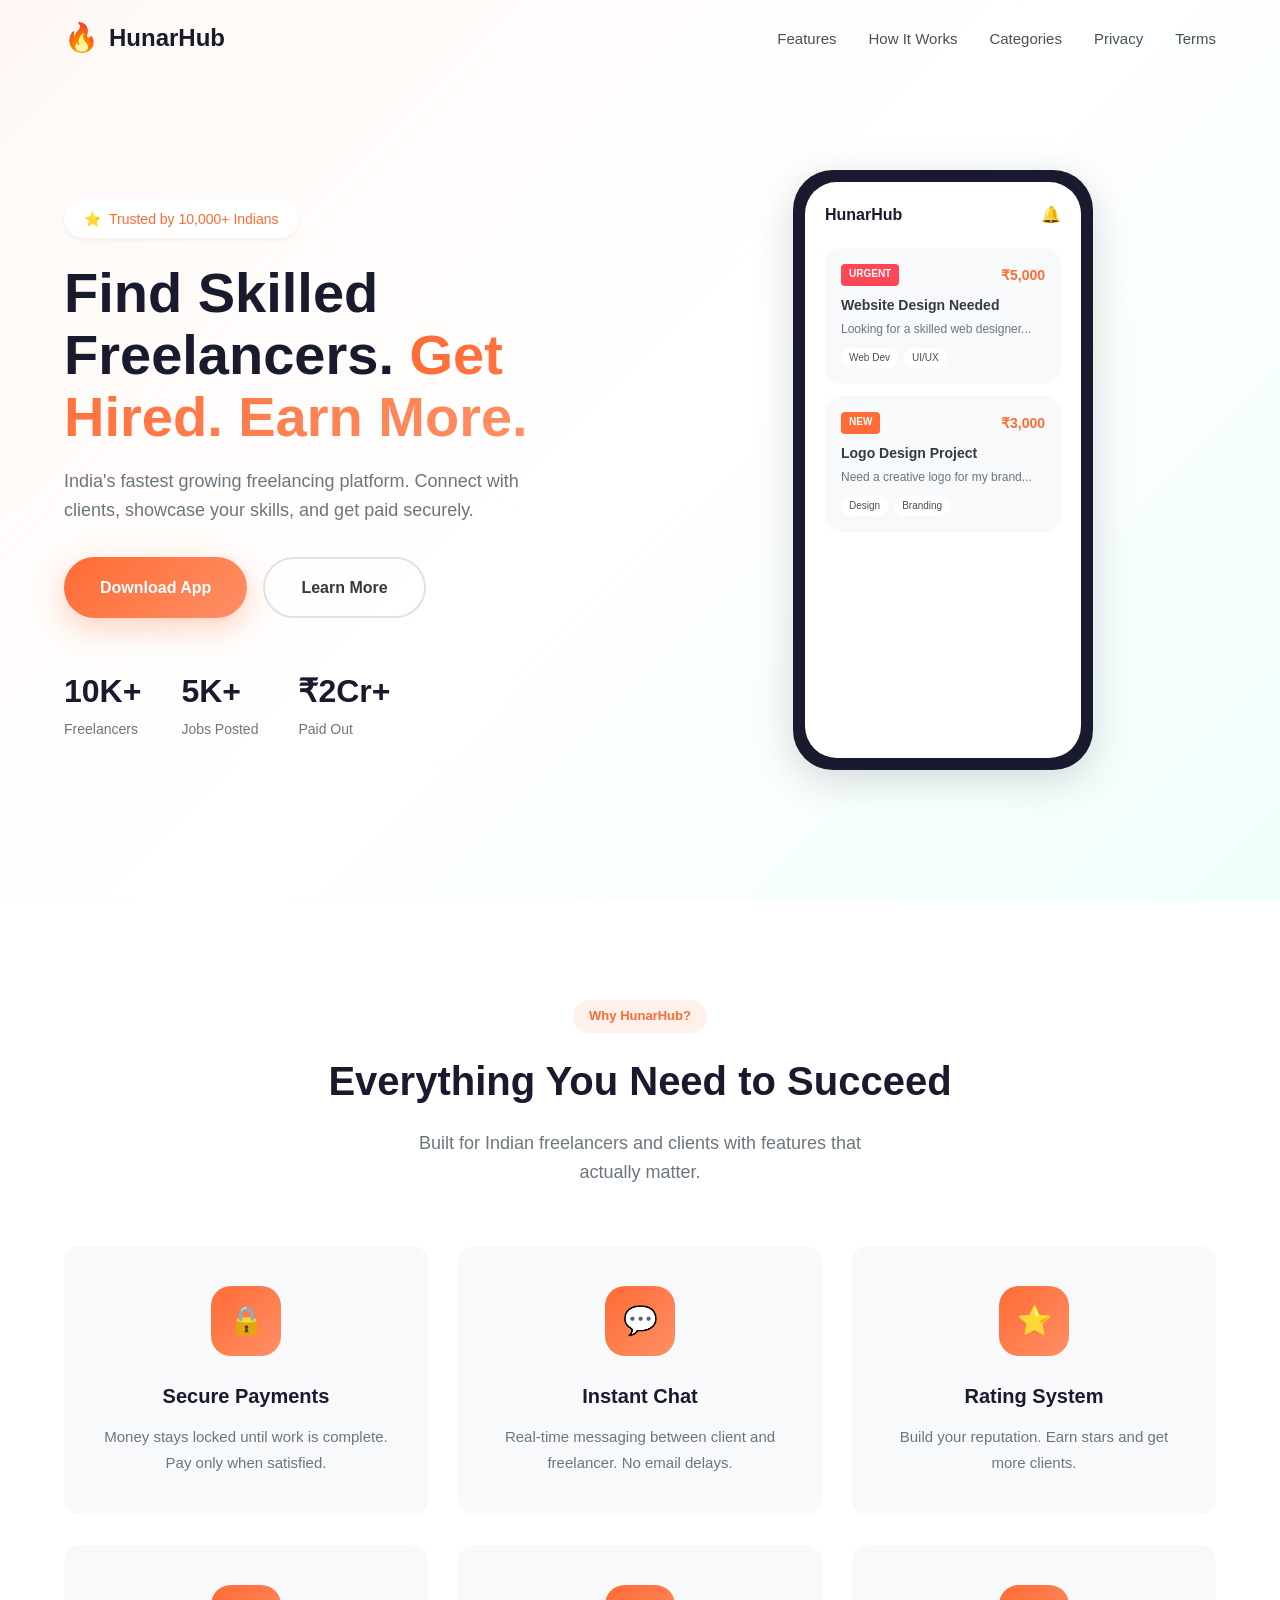
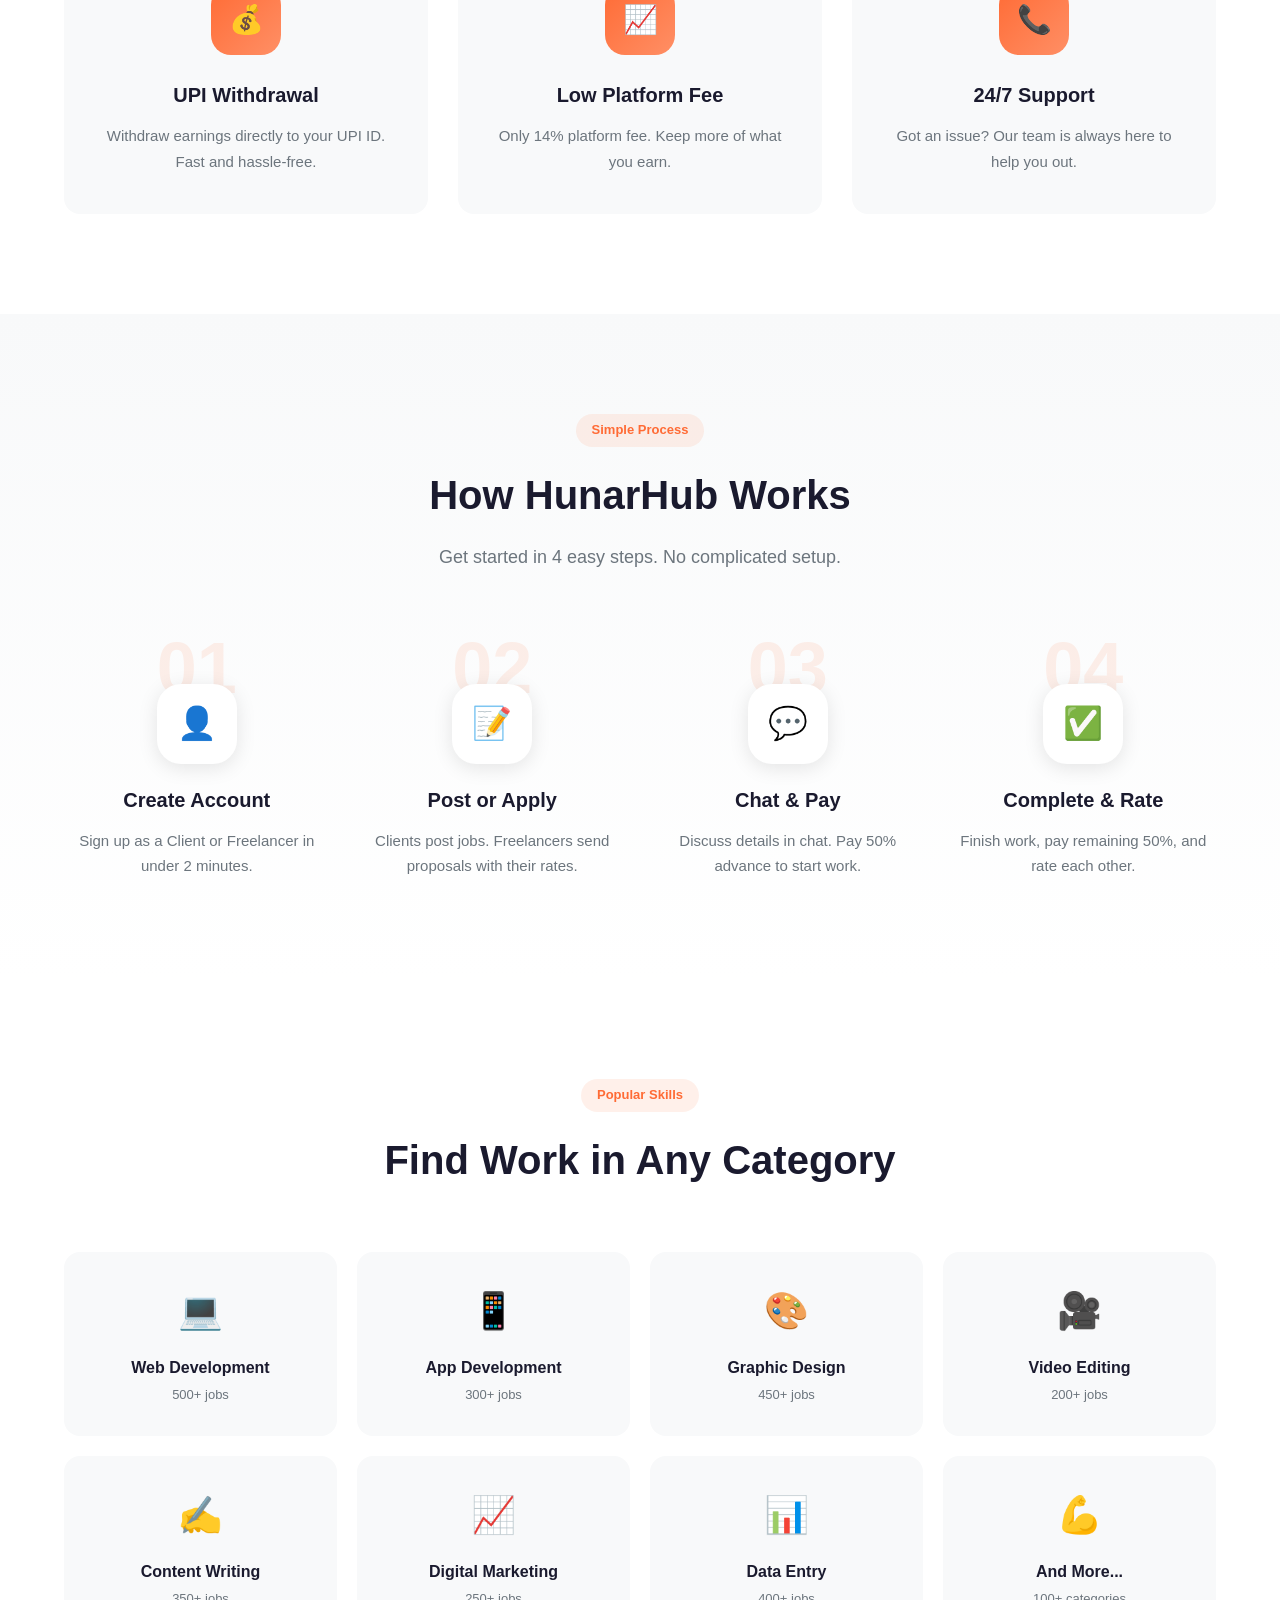
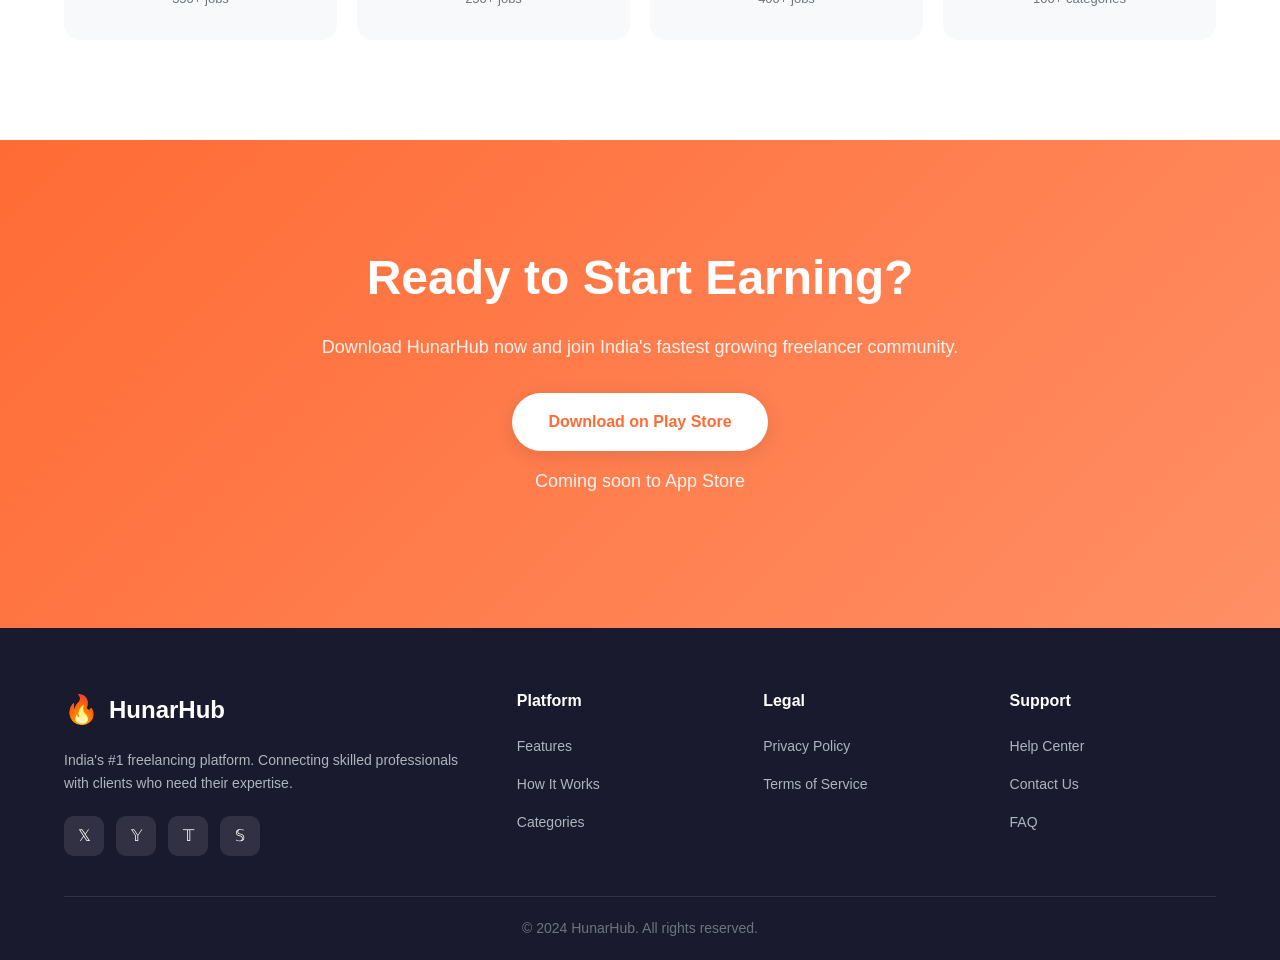
<file: index.html>
<!DOCTYPE html>
<html lang="en">
<head>
    <meta charset="UTF-8">
    <meta name="viewport" content="width=device-width, initial-scale=1.0">
    <title>HunarHub - India's #1 Freelancing Platform</title>
    <meta name="description" content="Find skilled freelancers or get hired on HunarHub. India's fastest growing freelancing platform with secure payments.">
    <link rel="stylesheet" href="css/style.css">
    <link rel="stylesheet" href="https://cdnjs.cloudflare.com/ajax/libs/font-awesome/6.4.0/css/all.min.css">
</head>
<body>
    <!-- Navigation -->
    <nav class="navbar">
        <div class="container">
            <a href="#" class="logo">
                <span class="logo-icon">&#128293;</span>
                HunarHub
            </a>
            <ul class="nav-links">
                <li><a href="#features">Features</a></li>
                <li><a href="#how-it-works">How It Works</a></li>
                <li><a href="#categories">Categories</a></li>
                <li><a href="privacy.html">Privacy</a></li>
                <li><a href="terms.html">Terms</a></li>
            </ul>
            <div class="hamburger">
                <span></span>
                <span></span>
                <span></span>
            </div>
        </div>
    </nav>

    <!-- Hero Section -->
    <section class="hero">
        <div class="hero-bg-shapes">
            <div class="shape shape-1"></div>
            <div class="shape shape-2"></div>
            <div class="shape shape-3"></div>
        </div>
        <div class="container">
            <div class="hero-content">
                <div class="hero-badge">
                    <span class="star">&#11088;</span>
                    Trusted by 10,000+ Indians
                </div>
                <h1>Find Skilled Freelancers. <span class="gradient-text">Get Hired. Earn More.</span></h1>
                <p class="hero-subtitle">India's fastest growing freelancing platform. Connect with clients, showcase your skills, and get paid securely.</p>
                <div class="hero-buttons">
                    <a href="#" class="btn btn-primary btn-lg">Download App</a>
                    <a href="#how-it-works" class="btn btn-outline btn-lg">Learn More</a>
                </div>
                <div class="hero-stats">
                    <div class="stat">
                        <h3>10K+</h3>
                        <p>Freelancers</p>
                    </div>
                    <div class="stat">
                        <h3>5K+</h3>
                        <p>Jobs Posted</p>
                    </div>
                    <div class="stat">
                        <h3>&#8377;2Cr+</h3>
                        <p>Paid Out</p>
                    </div>
                </div>
            </div>
            <div class="hero-image">
                <div class="phone-mockup">
                    <div class="phone-screen">
                        <div class="app-header">
                            <span>HunarHub</span>
                            <span>&#128276;</span>
                        </div>
                        <div class="app-card">
                            <div class="app-card-header">
                                <span class="badge urgent">URGENT</span>
                                <span class="price">&#8377;5,000</span>
                            </div>
                            <h4>Website Design Needed</h4>
                            <p>Looking for a skilled web designer...</p>
                            <div class="app-tags">
                                <span>Web Dev</span>
                                <span>UI/UX</span>
                            </div>
                        </div>
                        <div class="app-card">
                            <div class="app-card-header">
                                <span class="badge">NEW</span>
                                <span class="price">&#8377;3,000</span>
                            </div>
                            <h4>Logo Design Project</h4>
                            <p>Need a creative logo for my brand...</p>
                            <div class="app-tags">
                                <span>Design</span>
                                <span>Branding</span>
                            </div>
                        </div>
                    </div>
                </div>
            </div>
        </div>
    </section>

    <!-- Features Section -->
    <section class="features" id="features">
        <div class="container">
            <div class="section-header">
                <span class="section-tag">Why HunarHub?</span>
                <h2>Everything You Need to Succeed</h2>
                <p>Built for Indian freelancers and clients with features that actually matter.</p>
            </div>
            <div class="features-grid">
                <div class="feature-card">
                    <div class="feature-icon">&#128274;</div>
                    <h3>Secure Payments</h3>
                    <p>Money stays locked until work is complete. Pay only when satisfied.</p>
                </div>
                <div class="feature-card">
                    <div class="feature-icon">&#128172;</div>
                    <h3>Instant Chat</h3>
                    <p>Real-time messaging between client and freelancer. No email delays.</p>
                </div>
                <div class="feature-card">
                    <div class="feature-icon">&#11088;</div>
                    <h3>Rating System</h3>
                    <p>Build your reputation. Earn stars and get more clients.</p>
                </div>
                <div class="feature-card">
                    <div class="feature-icon">&#128176;</div>
                    <h3>UPI Withdrawal</h3>
                    <p>Withdraw earnings directly to your UPI ID. Fast and hassle-free.</p>
                </div>
                <div class="feature-card">
                    <div class="feature-icon">&#128200;</div>
                    <h3>Low Platform Fee</h3>
                    <p>Only 14% platform fee. Keep more of what you earn.</p>
                </div>
                <div class="feature-card">
                    <div class="feature-icon">&#128222;</div>
                    <h3>24/7 Support</h3>
                    <p>Got an issue? Our team is always here to help you out.</p>
                </div>
            </div>
        </div>
    </section>

    <!-- How It Works -->
    <section class="how-it-works" id="how-it-works">
        <div class="container">
            <div class="section-header">
                <span class="section-tag">Simple Process</span>
                <h2>How HunarHub Works</h2>
                <p>Get started in 4 easy steps. No complicated setup.</p>
            </div>
            <div class="steps">
                <div class="step">
                    <div class="step-number">01</div>
                    <div class="step-content">
                        <div class="step-icon">&#128100;</div>
                        <h3>Create Account</h3>
                        <p>Sign up as a Client or Freelancer in under 2 minutes.</p>
                    </div>
                </div>
                <div class="step">
                    <div class="step-number">02</div>
                    <div class="step-content">
                        <div class="step-icon">&#128221;</div>
                        <h3>Post or Apply</h3>
                        <p>Clients post jobs. Freelancers send proposals with their rates.</p>
                    </div>
                </div>
                <div class="step">
                    <div class="step-number">03</div>
                    <div class="step-content">
                        <div class="step-icon">&#128172;</div>
                        <h3>Chat & Pay</h3>
                        <p>Discuss details in chat. Pay 50% advance to start work.</p>
                    </div>
                </div>
                <div class="step">
                    <div class="step-number">04</div>
                    <div class="step-content">
                        <div class="step-icon">&#9989;</div>
                        <h3>Complete & Rate</h3>
                        <p>Finish work, pay remaining 50%, and rate each other.</p>
                    </div>
                </div>
            </div>
        </div>
    </section>

    <!-- Categories -->
    <section class="categories" id="categories">
        <div class="container">
            <div class="section-header">
                <span class="section-tag">Popular Skills</span>
                <h2>Find Work in Any Category</h2>
            </div>
            <div class="categories-grid">
                <div class="category-card">
                    <div class="cat-icon">&#128187;</div>
                    <h4>Web Development</h4>
                    <p>500+ jobs</p>
                </div>
                <div class="category-card">
                    <div class="cat-icon">&#128241;</div>
                    <h4>App Development</h4>
                    <p>300+ jobs</p>
                </div>
                <div class="category-card">
                    <div class="cat-icon">&#127912;</div>
                    <h4>Graphic Design</h4>
                    <p>450+ jobs</p>
                </div>
                <div class="category-card">
                    <div class="cat-icon">&#127909;</div>
                    <h4>Video Editing</h4>
                    <p>200+ jobs</p>
                </div>
                <div class="category-card">
                    <div class="cat-icon">&#9997;</div>
                    <h4>Content Writing</h4>
                    <p>350+ jobs</p>
                </div>
                <div class="category-card">
                    <div class="cat-icon">&#128200;</div>
                    <h4>Digital Marketing</h4>
                    <p>250+ jobs</p>
                </div>
                <div class="category-card">
                    <div class="cat-icon">&#128202;</div>
                    <h4>Data Entry</h4>
                    <p>400+ jobs</p>
                </div>
                <div class="category-card">
                    <div class="cat-icon">&#128170;</div>
                    <h4>And More...</h4>
                    <p>100+ categories</p>
                </div>
            </div>
        </div>
    </section>

    <!-- CTA Section -->
    <section class="cta">
        <div class="container">
            <div class="cta-content">
                <h2>Ready to Start Earning?</h2>
                <p>Download HunarHub now and join India's fastest growing freelancer community.</p>
                <a href="#" class="btn btn-white btn-lg">Download on Play Store</a>
                <p class="cta-note">Coming soon to App Store</p>
            </div>
        </div>
    </section>

    <!-- Footer -->
    <footer class="footer">
        <div class="container">
            <div class="footer-grid">
                <div class="footer-brand">
                    <a href="#" class="logo">
                        <span class="logo-icon">&#128293;</span>
                        HunarHub
                    </a>
                    <p>India's #1 freelancing platform. Connecting skilled professionals with clients who need their expertise.</p>
                    <div class="social-links">
                        <a href="#">&#120143;</a>
                        <a href="#">&#120144;</a>
                        <a href="#">&#120139;</a>
                        <a href="#">&#120138;</a>
                    </div>
                </div>
                <div class="footer-links">
                    <h4>Platform</h4>
                    <ul>
                        <li><a href="#features">Features</a></li>
                        <li><a href="#how-it-works">How It Works</a></li>
                        <li><a href="#categories">Categories</a></li>
                    </ul>
                </div>
                <div class="footer-links">
                    <h4>Legal</h4>
                    <ul>
                        <li><a href="privacy.html">Privacy Policy</a></li>
                        <li><a href="terms.html">Terms of Service</a></li>
                    </ul>
                </div>
                <div class="footer-links">
                    <h4>Support</h4>
                    <ul>
                        <li><a href="#">Help Center</a></li>
                        <li><a href="#">Contact Us</a></li>
                        <li><a href="#">FAQ</a></li>
                    </ul>
                </div>
            </div>
            <div class="footer-bottom">
                <p>&copy; 2024 HunarHub. All rights reserved.</p>
            </div>
        </div>
    </footer>

    <script>
        // Navbar scroll effect
        window.addEventListener('scroll', function() {
            const navbar = document.querySelector('.navbar');
            if (window.scrollY > 50) {
                navbar.classList.add('navbar-solid');
            } else {
                navbar.classList.remove('navbar-solid');
            }
        });
    </script>
</body>
</html>
</file>
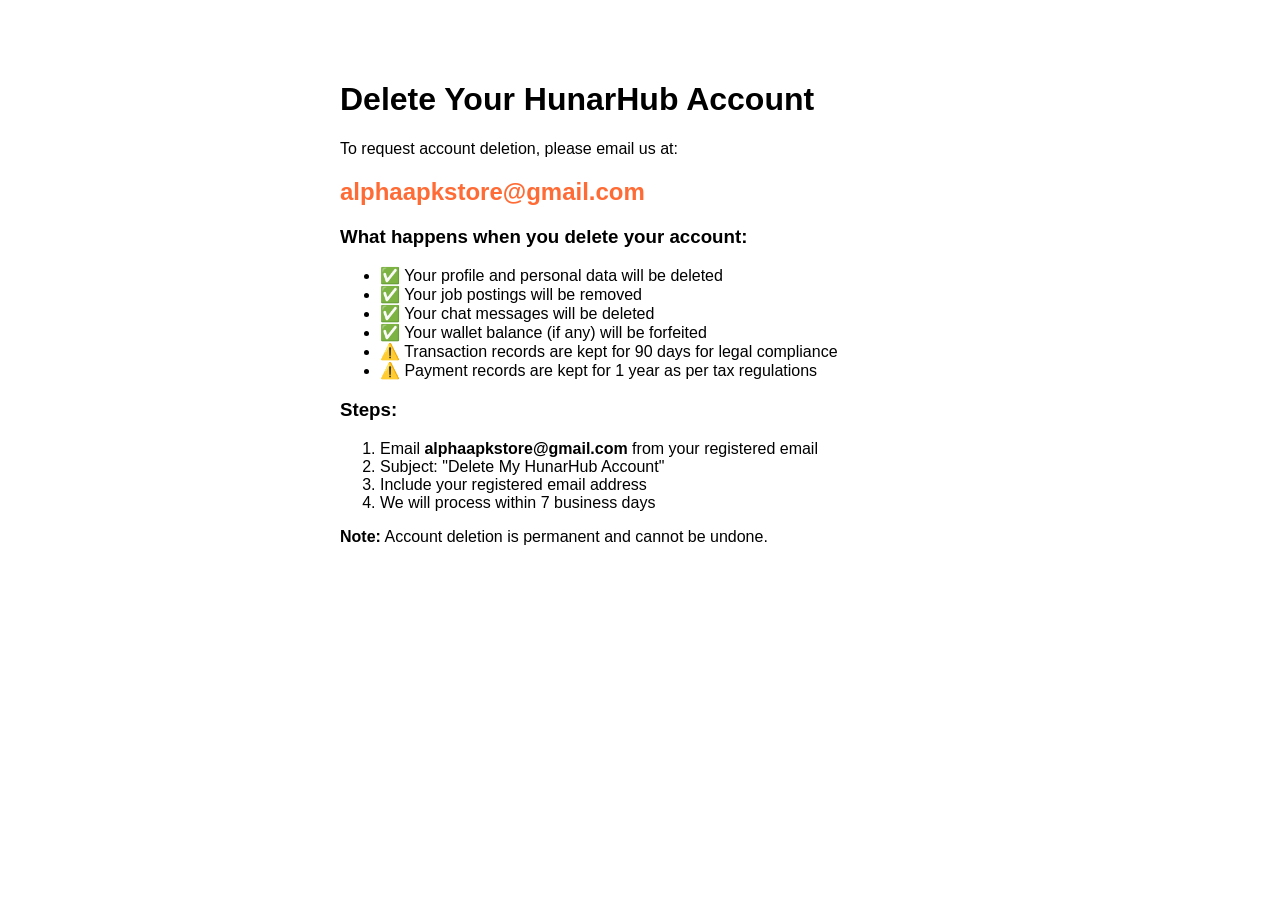
<file: delete-account.html>
<!DOCTYPE html>
<html>
<head>
    <title>Delete Account - HunarHub</title>
</head>
<body style="font-family: Arial, sans-serif; max-width: 600px; margin: 40px auto; padding: 20px;">
    <h1>Delete Your HunarHub Account</h1>
    
    <p>To request account deletion, please email us at:</p>
    <h2 style="color: #FF6B35;">alphaapkstore@gmail.com</h2>
    
    <h3>What happens when you delete your account:</h3>
    <ul>
        <li>✅ Your profile and personal data will be deleted</li>
        <li>✅ Your job postings will be removed</li>
        <li>✅ Your chat messages will be deleted</li>
        <li>✅ Your wallet balance (if any) will be forfeited</li>
        <li>⚠️ Transaction records are kept for 90 days for legal compliance</li>
        <li>⚠️ Payment records are kept for 1 year as per tax regulations</li>
    </ul>
    
    <h3>Steps:</h3>
    <ol>
        <li>Email <b>alphaapkstore@gmail.com</b> from your registered email</li>
        <li>Subject: "Delete My HunarHub Account"</li>
        <li>Include your registered email address</li>
        <li>We will process within 7 business days</li>
    </ol>
    
    <p><b>Note:</b> Account deletion is permanent and cannot be undone.</p>
</body>
</html>
</file>
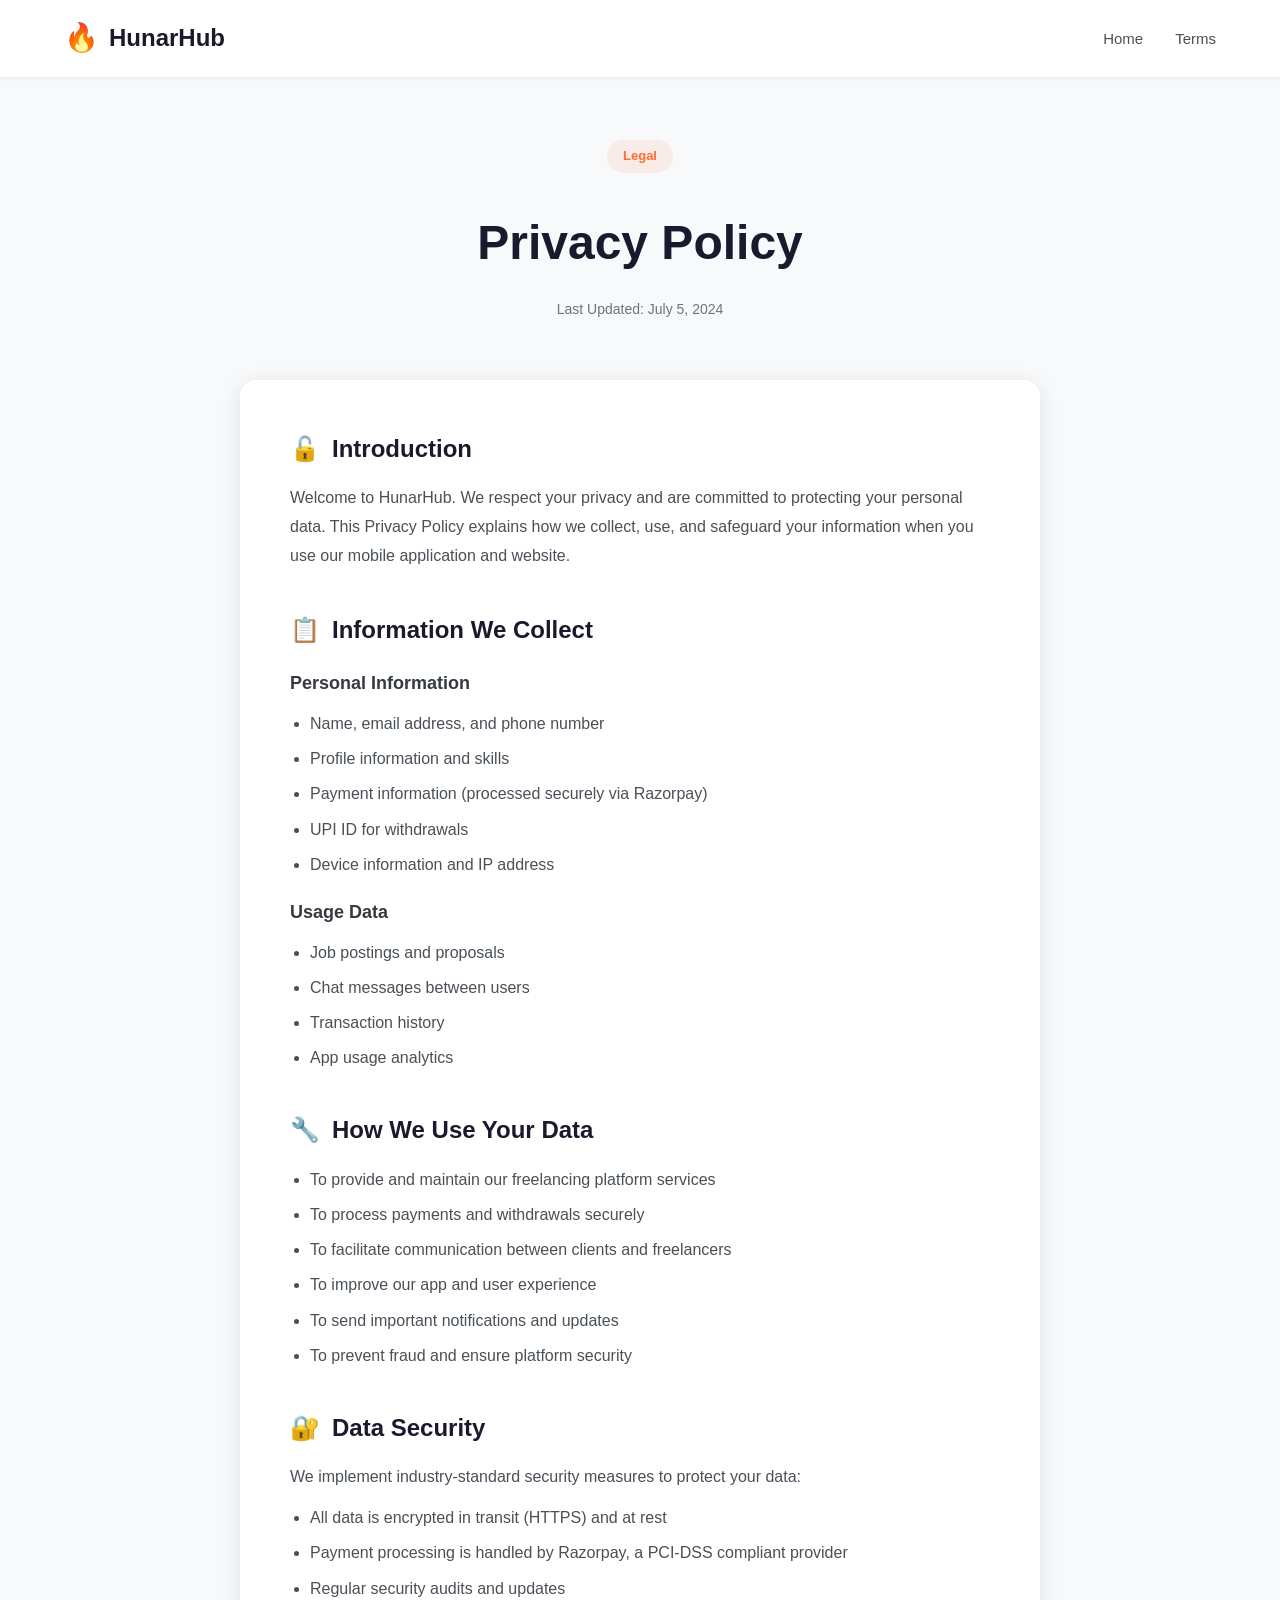
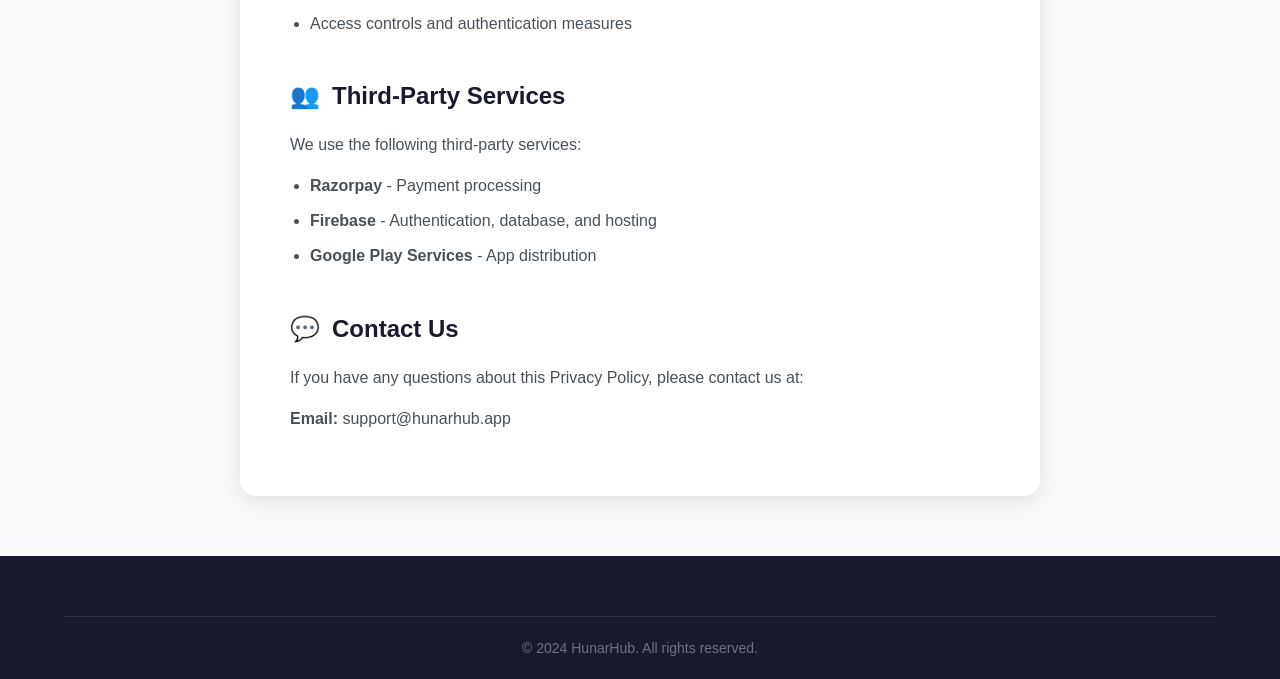
<file: privacy.html>
<!DOCTYPE html>
<html lang="en">
<head>
    <meta charset="UTF-8">
    <meta name="viewport" content="width=device-width, initial-scale=1.0">
    <title>Privacy Policy - HunarHub</title>
    <link rel="stylesheet" href="css/style.css">
    <link rel="stylesheet" href="https://cdnjs.cloudflare.com/ajax/libs/font-awesome/6.4.0/css/all.min.css">
</head>
<body class="legal-page">
    <nav class="navbar navbar-solid">
        <div class="container">
            <a href="index.html" class="logo">
                <span class="logo-icon">&#128293;</span>
                HunarHub
            </a>
            <ul class="nav-links">
                <li><a href="index.html">Home</a></li>
                <li><a href="terms.html">Terms</a></li>
            </ul>
        </div>
    </nav>

    <section class="legal-content">
        <div class="container">
            <div class="legal-header">
                <span class="section-tag">Legal</span>
                <h1>Privacy Policy</h1>
                <p class="last-updated">Last Updated: July 5, 2024</p>
            </div>
            <div class="legal-body">
                <div class="legal-section">
                    <h2><span class="section-icon">&#128275;</span> Introduction</h2>
                    <p>Welcome to HunarHub. We respect your privacy and are committed to protecting your personal data. This Privacy Policy explains how we collect, use, and safeguard your information when you use our mobile application and website.</p>
                </div>

                <div class="legal-section">
                    <h2><span class="section-icon">&#128203;</span> Information We Collect</h2>
                    <h3>Personal Information</h3>
                    <ul>
                        <li>Name, email address, and phone number</li>
                        <li>Profile information and skills</li>
                        <li>Payment information (processed securely via Razorpay)</li>
                        <li>UPI ID for withdrawals</li>
                        <li>Device information and IP address</li>
                    </ul>
                    <h3>Usage Data</h3>
                    <ul>
                        <li>Job postings and proposals</li>
                        <li>Chat messages between users</li>
                        <li>Transaction history</li>
                        <li>App usage analytics</li>
                    </ul>
                </div>

                <div class="legal-section">
                    <h2><span class="section-icon">&#128295;</span> How We Use Your Data</h2>
                    <ul>
                        <li>To provide and maintain our freelancing platform services</li>
                        <li>To process payments and withdrawals securely</li>
                        <li>To facilitate communication between clients and freelancers</li>
                        <li>To improve our app and user experience</li>
                        <li>To send important notifications and updates</li>
                        <li>To prevent fraud and ensure platform security</li>
                    </ul>
                </div>

                <div class="legal-section">
                    <h2><span class="section-icon">&#128272;</span> Data Security</h2>
                    <p>We implement industry-standard security measures to protect your data:</p>
                    <ul>
                        <li>All data is encrypted in transit (HTTPS) and at rest</li>
                        <li>Payment processing is handled by Razorpay, a PCI-DSS compliant provider</li>
                        <li>Regular security audits and updates</li>
                        <li>Access controls and authentication measures</li>
                    </ul>
                </div>

                <div class="legal-section">
                    <h2><span class="section-icon">&#128101;</span> Third-Party Services</h2>
                    <p>We use the following third-party services:</p>
                    <ul>
                        <li><strong>Razorpay</strong> - Payment processing</li>
                        <li><strong>Firebase</strong> - Authentication, database, and hosting</li>
                        <li><strong>Google Play Services</strong> - App distribution</li>
                    </ul>
                </div>

                <div class="legal-section">
                    <h2><span class="section-icon">&#128172;</span> Contact Us</h2>
                    <p>If you have any questions about this Privacy Policy, please contact us at:</p>
                    <p><strong>Email:</strong> support@hunarhub.app</p>
                </div>
            </div>
        </div>
    </section>

    <footer class="footer">
        <div class="container">
            <div class="footer-bottom">
                <p>&copy; 2024 HunarHub. All rights reserved.</p>
            </div>
        </div>
    </footer>
</body>
</html>
</file>
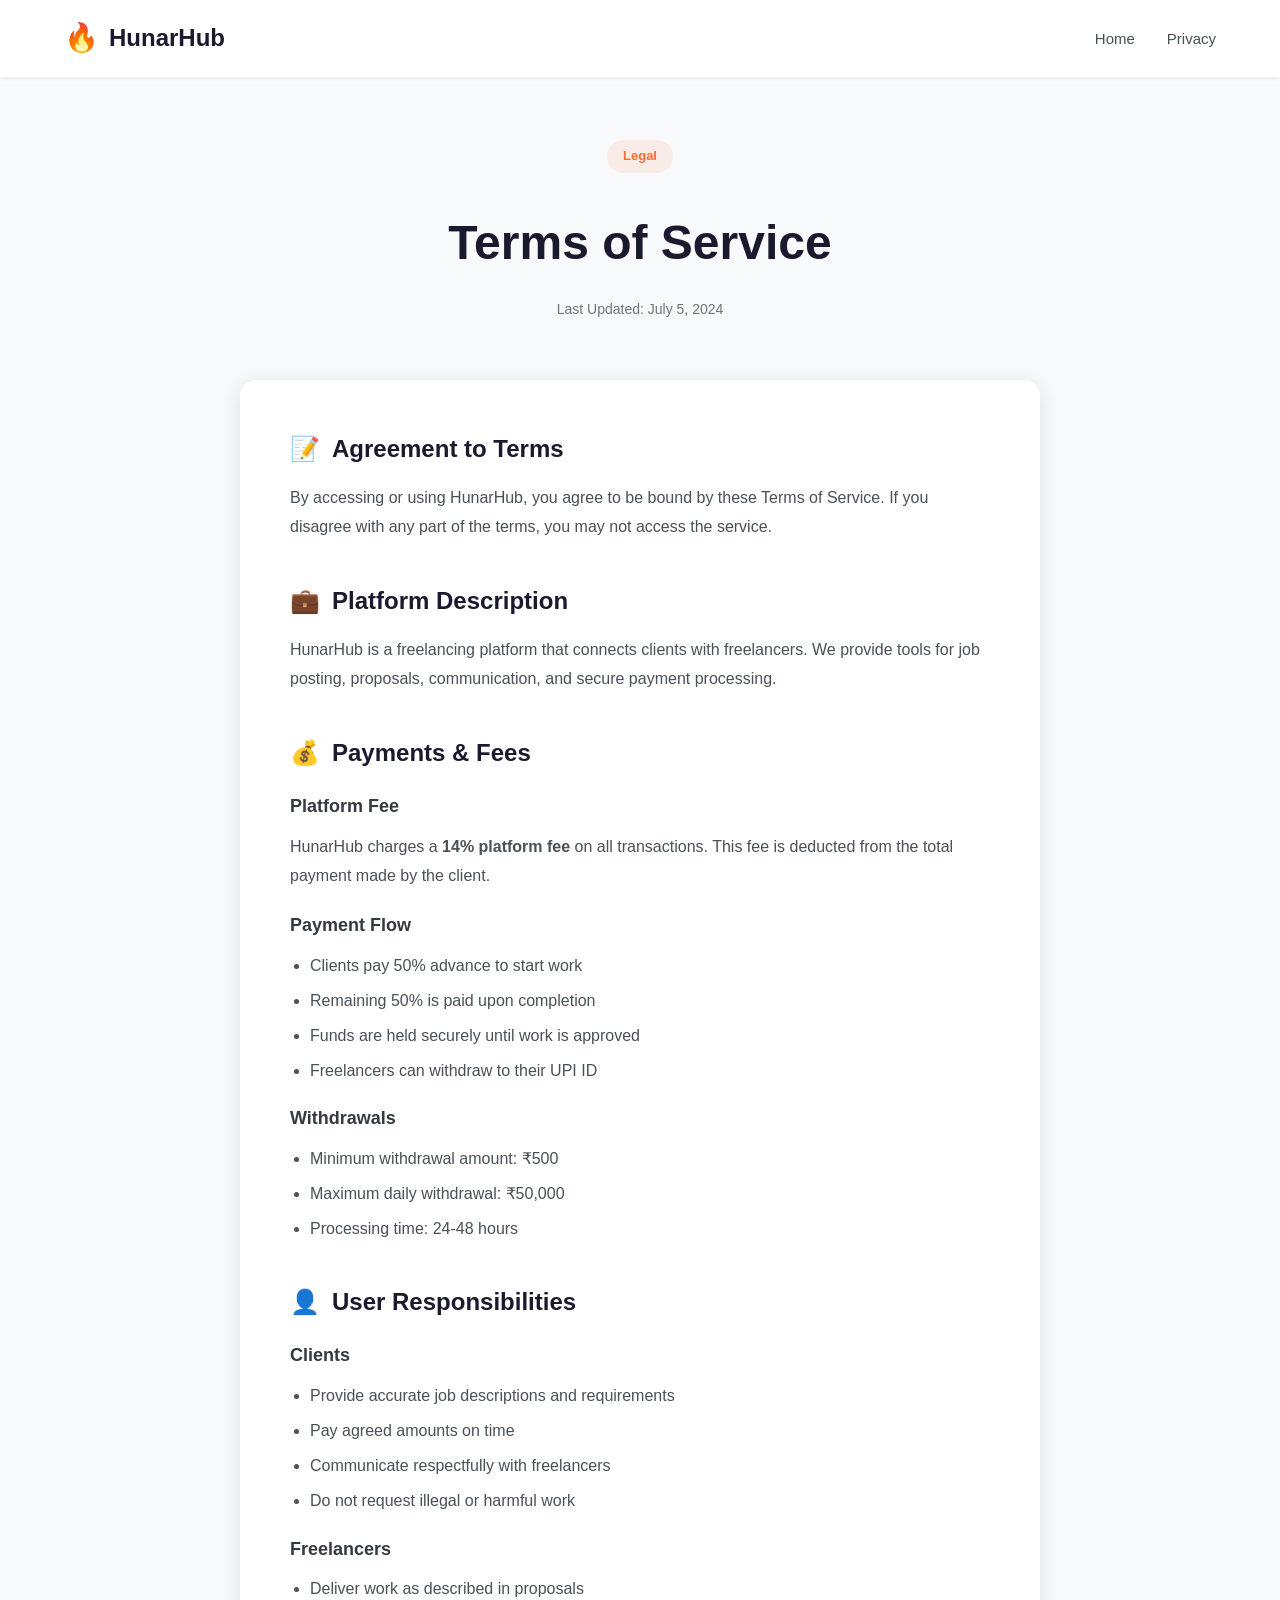
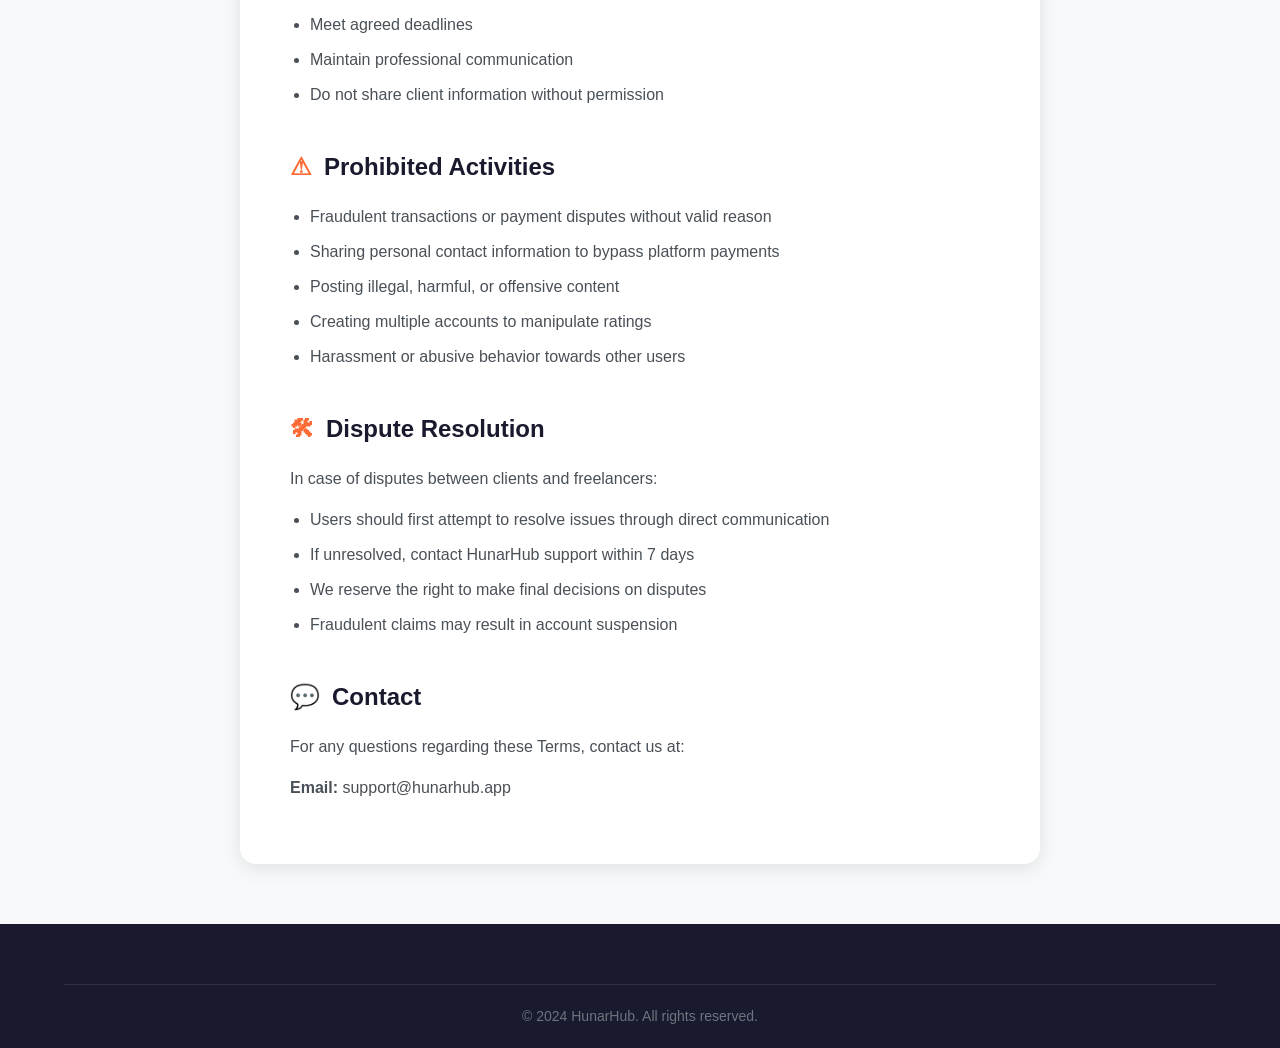
<file: terms.html>
<!DOCTYPE html>
<html lang="en">
<head>
    <meta charset="UTF-8">
    <meta name="viewport" content="width=device-width, initial-scale=1.0">
    <title>Terms of Service - HunarHub</title>
    <link rel="stylesheet" href="css/style.css">
    <link rel="stylesheet" href="https://cdnjs.cloudflare.com/ajax/libs/font-awesome/6.4.0/css/all.min.css">
</head>
<body class="legal-page">
    <nav class="navbar navbar-solid">
        <div class="container">
            <a href="index.html" class="logo">
                <span class="logo-icon">&#128293;</span>
                HunarHub
            </a>
            <ul class="nav-links">
                <li><a href="index.html">Home</a></li>
                <li><a href="privacy.html">Privacy</a></li>
            </ul>
        </div>
    </nav>

    <section class="legal-content">
        <div class="container">
            <div class="legal-header">
                <span class="section-tag">Legal</span>
                <h1>Terms of Service</h1>
                <p class="last-updated">Last Updated: July 5, 2024</p>
            </div>
            <div class="legal-body">
                <div class="legal-section">
                    <h2><span class="section-icon">&#128221;</span> Agreement to Terms</h2>
                    <p>By accessing or using HunarHub, you agree to be bound by these Terms of Service. If you disagree with any part of the terms, you may not access the service.</p>
                </div>

                <div class="legal-section">
                    <h2><span class="section-icon">&#128188;</span> Platform Description</h2>
                    <p>HunarHub is a freelancing platform that connects clients with freelancers. We provide tools for job posting, proposals, communication, and secure payment processing.</p>
                </div>

                <div class="legal-section">
                    <h2><span class="section-icon">&#128176;</span> Payments & Fees</h2>
                    <h3>Platform Fee</h3>
                    <p>HunarHub charges a <strong>14% platform fee</strong> on all transactions. This fee is deducted from the total payment made by the client.</p>
                    <h3>Payment Flow</h3>
                    <ul>
                        <li>Clients pay 50% advance to start work</li>
                        <li>Remaining 50% is paid upon completion</li>
                        <li>Funds are held securely until work is approved</li>
                        <li>Freelancers can withdraw to their UPI ID</li>
                    </ul>
                    <h3>Withdrawals</h3>
                    <ul>
                        <li>Minimum withdrawal amount: &#8377;500</li>
                        <li>Maximum daily withdrawal: &#8377;50,000</li>
                        <li>Processing time: 24-48 hours</li>
                    </ul>
                </div>

                <div class="legal-section">
                    <h2><span class="section-icon">&#128100;</span> User Responsibilities</h2>
                    <h3>Clients</h3>
                    <ul>
                        <li>Provide accurate job descriptions and requirements</li>
                        <li>Pay agreed amounts on time</li>
                        <li>Communicate respectfully with freelancers</li>
                        <li>Do not request illegal or harmful work</li>
                    </ul>
                    <h3>Freelancers</h3>
                    <ul>
                        <li>Deliver work as described in proposals</li>
                        <li>Meet agreed deadlines</li>
                        <li>Maintain professional communication</li>
                        <li>Do not share client information without permission</li>
                    </ul>
                </div>

                <div class="legal-section">
                    <h2><span class="section-icon">&#9888;</span> Prohibited Activities</h2>
                    <ul>
                        <li>Fraudulent transactions or payment disputes without valid reason</li>
                        <li>Sharing personal contact information to bypass platform payments</li>
                        <li>Posting illegal, harmful, or offensive content</li>
                        <li>Creating multiple accounts to manipulate ratings</li>
                        <li>Harassment or abusive behavior towards other users</li>
                    </ul>
                </div>

                <div class="legal-section">
                    <h2><span class="section-icon">&#128736;</span> Dispute Resolution</h2>
                    <p>In case of disputes between clients and freelancers:</p>
                    <ul>
                        <li>Users should first attempt to resolve issues through direct communication</li>
                        <li>If unresolved, contact HunarHub support within 7 days</li>
                        <li>We reserve the right to make final decisions on disputes</li>
                        <li>Fraudulent claims may result in account suspension</li>
                    </ul>
                </div>

                <div class="legal-section">
                    <h2><span class="section-icon">&#128172;</span> Contact</h2>
                    <p>For any questions regarding these Terms, contact us at:</p>
                    <p><strong>Email:</strong> support@hunarhub.app</p>
                </div>
            </div>
        </div>
    </section>

    <footer class="footer">
        <div class="container">
            <div class="footer-bottom">
                <p>&copy; 2024 HunarHub. All rights reserved.</p>
            </div>
        </div>
    </footer>
</body>
</html>
</file>
<file: css/style.css>
* {
    margin: 0;
    padding: 0;
    box-sizing: border-box;
}

:root {
    --primary: #FF6B35;
    --primary-dark: #E55A2B;
    --secondary: #1A1A2E;
    --accent: #00D9C0;
    --white: #FFFFFF;
    --gray-100: #F8F9FA;
    --gray-200: #E9ECEF;
    --gray-300: #DEE2E6;
    --gray-400: #ADB5BD;
    --gray-500: #6C757D;
    --gray-600: #495057;
    --gray-700: #343A40;
    --gray-800: #212529;
    --gradient: linear-gradient(135deg, #FF6B35 0%, #FF8F65 100%);
    --shadow-sm: 0 2px 4px rgba(0,0,0,0.05);
    --shadow-md: 0 4px 20px rgba(0,0,0,0.1);
    --shadow-lg: 0 10px 40px rgba(0,0,0,0.15);
    --shadow-primary: 0 10px 30px rgba(255,107,53,0.3);
    --radius: 16px;
    --radius-sm: 8px;
    --transition: all 0.3s ease;
}

html {
    scroll-behavior: smooth;
}

body {
    font-family: 'Segoe UI', Tahoma, Geneva, Verdana, sans-serif;
    color: var(--gray-700);
    line-height: 1.6;
    overflow-x: hidden;
    background: var(--white);
}

.container {
    max-width: 1200px;
    margin: 0 auto;
    padding: 0 24px;
}

/* ===== BUTTONS ===== */
.btn {
    display: inline-flex;
    align-items: center;
    gap: 8px;
    padding: 12px 28px;
    border-radius: 50px;
    font-weight: 600;
    font-size: 15px;
    text-decoration: none;
    border: none;
    cursor: pointer;
    transition: var(--transition);
}

.btn-primary {
    background: var(--gradient);
    color: var(--white);
    box-shadow: var(--shadow-primary);
}

.btn-primary:hover {
    transform: translateY(-2px);
    box-shadow: 0 15px 35px rgba(255,107,53,0.4);
}

.btn-outline {
    background: transparent;
    color: var(--gray-700);
    border: 2px solid var(--gray-300);
}

.btn-outline:hover {
    border-color: var(--primary);
    color: var(--primary);
}

.btn-white {
    background: var(--white);
    color: var(--primary);
    box-shadow: var(--shadow-md);
}

.btn-white:hover {
    transform: translateY(-2px);
    box-shadow: var(--shadow-lg);
}

.btn-lg {
    padding: 16px 36px;
    font-size: 16px;
}

/* ===== NAVIGATION ===== */
.navbar {
    position: fixed;
    top: 0;
    left: 0;
    right: 0;
    z-index: 1000;
    padding: 16px 0;
    transition: var(--transition);
    background: transparent;
}

.navbar-solid {
    background: var(--white);
    box-shadow: var(--shadow-sm);
}

.navbar .container {
    display: flex;
    align-items: center;
    justify-content: space-between;
}

.logo {
    display: flex;
    align-items: center;
    gap: 10px;
    text-decoration: none;
    font-size: 24px;
    font-weight: 800;
    color: var(--secondary);
}

.logo-icon {
    color: var(--primary);
    font-size: 28px;
}

.nav-links {
    display: flex;
    list-style: none;
    gap: 32px;
}

.nav-links a {
    text-decoration: none;
    color: var(--gray-600);
    font-weight: 500;
    font-size: 15px;
    transition: var(--transition);
}

.nav-links a:hover {
    color: var(--primary);
}

.hamburger {
    display: none;
    flex-direction: column;
    gap: 5px;
    cursor: pointer;
}

.hamburger span {
    width: 24px;
    height: 2px;
    background: var(--gray-700);
    transition: var(--transition);
}

/* ===== HERO SECTION ===== */
.hero {
    min-height: 100vh;
    display: flex;
    align-items: center;
    padding: 120px 0 80px;
    position: relative;
    overflow: hidden;
    background: linear-gradient(135deg, #FFF8F5 0%, #FFFFFF 50%, #F0FFFC 100%);
}

.hero .container {
    display: grid;
    grid-template-columns: 1fr 1fr;
    gap: 60px;
    align-items: center;
}

.hero-badge {
    display: inline-flex;
    align-items: center;
    gap: 8px;
    background: var(--white);
    padding: 8px 20px;
    border-radius: 50px;
    font-size: 14px;
    font-weight: 500;
    color: var(--primary);
    box-shadow: var(--shadow-sm);
    margin-bottom: 24px;
}

.hero-badge .star {
    color: #FFD700;
}

.hero h1 {
    font-size: 56px;
    font-weight: 800;
    line-height: 1.1;
    color: var(--secondary);
    margin-bottom: 20px;
}

.gradient-text {
    background: var(--gradient);
    -webkit-background-clip: text;
    -webkit-text-fill-color: transparent;
    background-clip: text;
}

.hero-subtitle {
    font-size: 18px;
    color: var(--gray-500);
    margin-bottom: 32px;
    max-width: 480px;
}

.hero-buttons {
    display: flex;
    gap: 16px;
    margin-bottom: 48px;
    flex-wrap: wrap;
}

.hero-stats {
    display: flex;
    gap: 40px;
}

.hero-stats .stat h3 {
    font-size: 32px;
    font-weight: 800;
    color: var(--secondary);
}

.hero-stats .stat p {
    font-size: 14px;
    color: var(--gray-500);
}

/* Phone Mockup */
.hero-image {
    display: flex;
    justify-content: center;
}

.phone-mockup {
    width: 300px;
    height: 600px;
    background: var(--secondary);
    border-radius: 40px;
    padding: 12px;
    box-shadow: var(--shadow-lg);
    position: relative;
    animation: float 6s ease-in-out infinite;
}

.phone-screen {
    width: 100%;
    height: 100%;
    background: var(--white);
    border-radius: 32px;
    padding: 20px;
    overflow: hidden;
}

.app-header {
    display: flex;
    justify-content: space-between;
    align-items: center;
    margin-bottom: 20px;
    font-weight: 700;
    color: var(--secondary);
}

.app-card {
    background: var(--gray-100);
    border-radius: 16px;
    padding: 16px;
    margin-bottom: 12px;
}

.app-card-header {
    display: flex;
    justify-content: space-between;
    margin-bottom: 8px;
}

.app-card .badge {
    background: var(--primary);
    color: var(--white);
    padding: 2px 8px;
    border-radius: 4px;
    font-size: 10px;
    font-weight: 600;
}

.app-card .badge.urgent {
    background: #FF4757;
}

.app-card .price {
    color: var(--primary);
    font-weight: 700;
    font-size: 14px;
}

.app-card h4 {
    font-size: 14px;
    margin-bottom: 4px;
}

.app-card p {
    font-size: 12px;
    color: var(--gray-500);
    margin-bottom: 8px;
}

.app-tags {
    display: flex;
    gap: 6px;
}

.app-tags span {
    background: var(--white);
    padding: 2px 8px;
    border-radius: 12px;
    font-size: 10px;
    color: var(--gray-600);
}

/* Background Shapes */
.hero-bg-shapes {
    position: absolute;
    top: 0;
    left: 0;
    right: 0;
    bottom: 0;
    pointer-events: none;
    z-index: -1;
}

.shape {
    position: absolute;
    border-radius: 50%;
    filter: blur(80px);
    opacity: 0.4;
}

.shape-1 {
    width: 400px;
    height: 400px;
    background: var(--primary);
    top: -100px;
    right: -100px;
}

.shape-2 {
    width: 300px;
    height: 300px;
    background: var(--accent);
    bottom: 100px;
    left: -100px;
}

.shape-3 {
    width: 200px;
    height: 200px;
    background: #FFD700;
    top: 50%;
    left: 30%;
    opacity: 0.2;
}

/* ===== SECTION STYLES ===== */
.section-header {
    text-align: center;
    margin-bottom: 60px;
}

.section-tag {
    display: inline-block;
    background: rgba(255,107,53,0.1);
    color: var(--primary);
    padding: 6px 16px;
    border-radius: 20px;
    font-size: 13px;
    font-weight: 600;
    margin-bottom: 16px;
}

.section-header h2 {
    font-size: 40px;
    font-weight: 800;
    color: var(--secondary);
    margin-bottom: 16px;
}

.section-header p {
    font-size: 18px;
    color: var(--gray-500);
    max-width: 500px;
    margin: 0 auto;
}

/* ===== FEATURES ===== */
.features {
    padding: 100px 0;
    background: var(--white);
}

.features-grid {
    display: grid;
    grid-template-columns: repeat(3, 1fr);
    gap: 30px;
}

.feature-card {
    background: var(--gray-100);
    padding: 40px 30px;
    border-radius: var(--radius);
    text-align: center;
    transition: var(--transition);
}

.feature-card:hover {
    transform: translateY(-8px);
    box-shadow: var(--shadow-lg);
    background: var(--white);
}

.feature-icon {
    width: 70px;
    height: 70px;
    background: var(--gradient);
    border-radius: 20px;
    display: flex;
    align-items: center;
    justify-content: center;
    margin: 0 auto 24px;
    font-size: 28px;
    color: var(--white);
}

.feature-card h3 {
    font-size: 20px;
    font-weight: 700;
    margin-bottom: 12px;
    color: var(--secondary);
}

.feature-card p {
    font-size: 15px;
    color: var(--gray-500);
    line-height: 1.7;
}

/* ===== HOW IT WORKS ===== */
.how-it-works {
    padding: 100px 0;
    background: linear-gradient(180deg, var(--gray-100) 0%, var(--white) 100%);
}

.steps {
    display: grid;
    grid-template-columns: repeat(4, 1fr);
    gap: 30px;
}

.step {
    position: relative;
    text-align: center;
}

.step-number {
    font-size: 72px;
    font-weight: 800;
    color: rgba(255,107,53,0.1);
    line-height: 1;
    margin-bottom: -20px;
}

.step-content {
    position: relative;
    z-index: 1;
}

.step-icon {
    width: 80px;
    height: 80px;
    background: var(--white);
    border-radius: 24px;
    display: flex;
    align-items: center;
    justify-content: center;
    margin: 0 auto 20px;
    box-shadow: var(--shadow-md);
    font-size: 32px;
    color: var(--primary);
}

.step h3 {
    font-size: 20px;
    font-weight: 700;
    margin-bottom: 12px;
    color: var(--secondary);
}

.step p {
    font-size: 15px;
    color: var(--gray-500);
    line-height: 1.7;
}

/* ===== CATEGORIES ===== */
.categories {
    padding: 100px 0;
    background: var(--white);
}

.categories-grid {
    display: grid;
    grid-template-columns: repeat(4, 1fr);
    gap: 20px;
}

.category-card {
    background: var(--gray-100);
    padding: 30px 20px;
    border-radius: var(--radius);
    text-align: center;
    transition: var(--transition);
    cursor: pointer;
}

.category-card:hover {
    background: var(--gradient);
    transform: translateY(-4px);
    box-shadow: var(--shadow-primary);
}

.category-card:hover .cat-icon,
.category-card:hover h4,
.category-card:hover p {
    color: var(--white);
}

.cat-icon {
    font-size: 36px;
    color: var(--primary);
    margin-bottom: 16px;
    transition: var(--transition);
}

.category-card h4 {
    font-size: 16px;
    font-weight: 600;
    margin-bottom: 4px;
    color: var(--secondary);
    transition: var(--transition);
}

.category-card p {
    font-size: 13px;
    color: var(--gray-500);
    transition: var(--transition);
}

/* ===== CTA SECTION ===== */
.cta {
    padding: 100px 0;
    background: var(--gradient);
    text-align: center;
}

.cta-content h2 {
    font-size: 48px;
    font-weight: 800;
    color: var(--white);
    margin-bottom: 16px;
}

.cta-content p {
    font-size: 18px;
    color: rgba(255,255,255,0.9);
    margin-bottom: 32px;
}

.cta-note {
    font-size: 14px;
    color: rgba(255,255,255,0.7);
    margin-top: 16px;
}

/* ===== FOOTER ===== */
.footer {
    background: var(--secondary);
    color: var(--white);
    padding: 60px 0 20px;
}

.footer-grid {
    display: grid;
    grid-template-columns: 2fr 1fr 1fr 1fr;
    gap: 40px;
    margin-bottom: 40px;
}

.footer-brand .logo {
    color: var(--white);
    margin-bottom: 16px;
}

.footer-brand p {
    color: var(--gray-400);
    font-size: 14px;
    line-height: 1.7;
    margin-bottom: 20px;
}

.social-links {
    display: flex;
    gap: 12px;
}

.social-links a {
    width: 40px;
    height: 40px;
    background: rgba(255,255,255,0.1);
    border-radius: 10px;
    display: flex;
    align-items: center;
    justify-content: center;
    color: var(--white);
    text-decoration: none;
    transition: var(--transition);
}

.social-links a:hover {
    background: var(--primary);
    transform: translateY(-2px);
}

.footer-links h4 {
    font-size: 16px;
    font-weight: 600;
    margin-bottom: 20px;
    color: var(--white);
}

.footer-links ul {
    list-style: none;
}

.footer-links li {
    margin-bottom: 12px;
}

.footer-links a {
    color: var(--gray-400);
    text-decoration: none;
    font-size: 14px;
    transition: var(--transition);
}

.footer-links a:hover {
    color: var(--primary);
}

.footer-bottom {
    border-top: 1px solid rgba(255,255,255,0.1);
    padding-top: 20px;
    text-align: center;
}

.footer-bottom p {
    color: var(--gray-500);
    font-size: 14px;
}

/* ===== LEGAL PAGES ===== */
.legal-page {
    background: var(--gray-100);
}

.legal-content {
    padding: 140px 0 60px;
}

.legal-header {
    text-align: center;
    margin-bottom: 60px;
}

.legal-header h1 {
    font-size: 48px;
    font-weight: 800;
    color: var(--secondary);
    margin: 16px 0;
}

.last-updated {
    color: var(--gray-500);
    font-size: 14px;
}

.legal-body {
    max-width: 800px;
    margin: 0 auto;
    background: var(--white);
    border-radius: var(--radius);
    padding: 50px;
    box-shadow: var(--shadow-md);
}

.legal-section {
    margin-bottom: 40px;
}

.legal-section:last-child {
    margin-bottom: 0;
}

.legal-section h2 {
    font-size: 24px;
    font-weight: 700;
    color: var(--secondary);
    margin-bottom: 16px;
    display: flex;
    align-items: center;
    gap: 12px;
}

.legal-section h2 .section-icon {
    color: var(--primary);
}

.legal-section h3 {
    font-size: 18px;
    font-weight: 600;
    color: var(--gray-700);
    margin: 20px 0 12px;
}

.legal-section p {
    color: var(--gray-600);
    margin-bottom: 12px;
    line-height: 1.8;
}

.legal-section ul {
    margin-left: 20px;
    color: var(--gray-600);
}

.legal-section li {
    margin-bottom: 8px;
    line-height: 1.7;
}

.legal-section a {
    color: var(--primary);
    text-decoration: none;
}

.legal-section a:hover {
    text-decoration: underline;
}

/* ===== RESPONSIVE ===== */
@media (max-width: 1024px) {
    .hero .container {
        grid-template-columns: 1fr;
        text-align: center;
    }

    .hero-subtitle {
        margin: 0 auto 32px;
    }

    .hero-buttons {
        justify-content: center;
    }

    .hero-stats {
        justify-content: center;
    }

    .hero-image {
        display: none;
    }

    .features-grid {
        grid-template-columns: repeat(2, 1fr);
    }

    .steps {
        grid-template-columns: repeat(2, 1fr);
    }

    .categories-grid {
        grid-template-columns: repeat(2, 1fr);
    }

    .footer-grid {
        grid-template-columns: repeat(2, 1fr);
    }
}

@media (max-width: 768px) {
    .nav-links,
    .nav-buttons {
        display: none;
    }

    .hamburger {
        display: flex;
    }

    .hero {
        padding: 100px 0 60px;
    }

    .hero h1 {
        font-size: 36px;
    }

    .section-header h2 {
        font-size: 28px;
    }

    .features-grid,
    .steps,
    .categories-grid {
        grid-template-columns: 1fr;
    }

    .footer-grid {
        grid-template-columns: 1fr;
    }

    .legal-body {
        padding: 30px 20px;
    }

    .legal-header h1 {
        font-size: 32px;
    }

    .cta-content h2 {
        font-size: 32px;
    }
}

/* ===== ANIMATIONS ===== */
@keyframes float {
    0%, 100% { transform: translateY(0); }
    50% { transform: translateY(-10px); }
}
</file>
